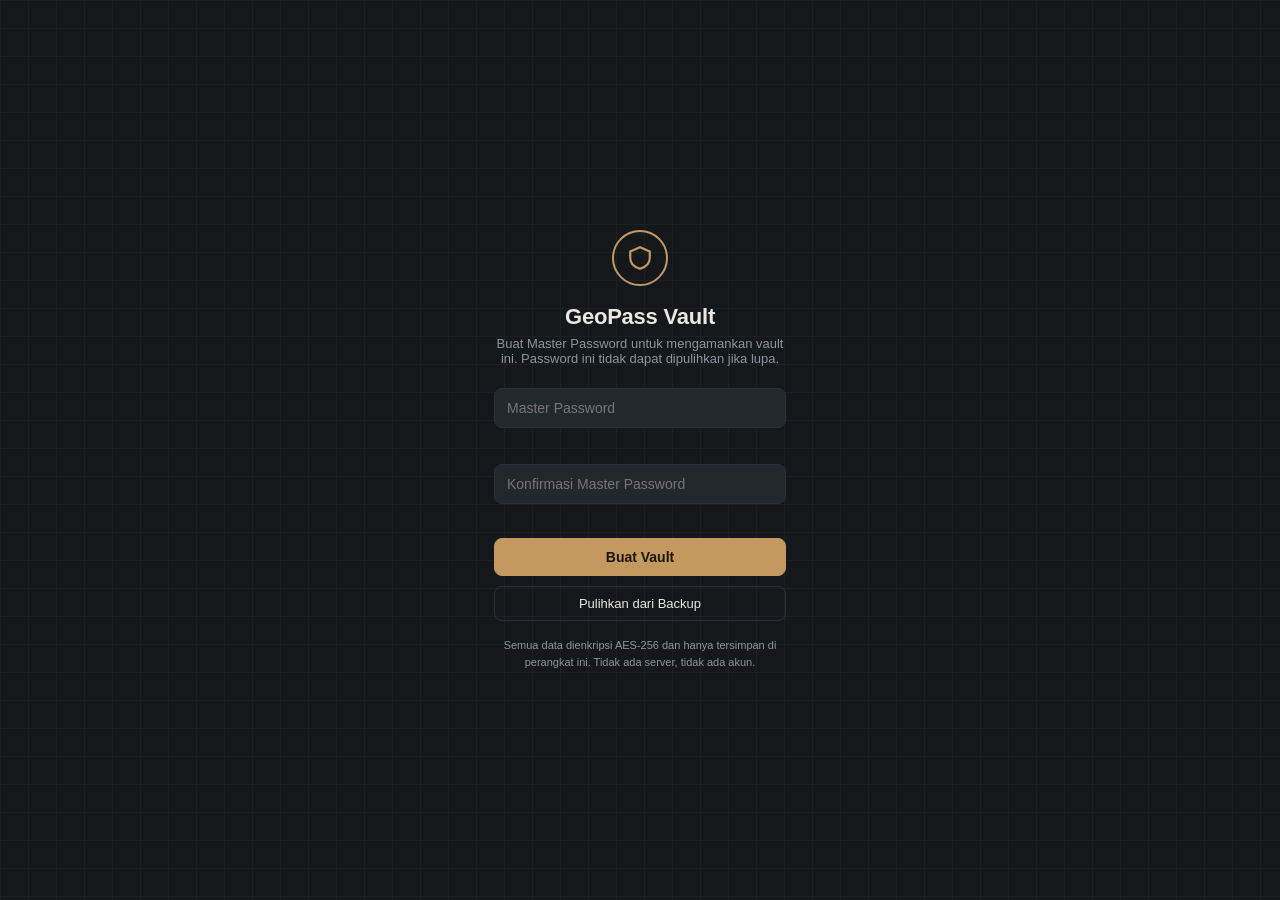
<file: index.html>
<!DOCTYPE html>
<html lang="id">
<head>
<meta charset="UTF-8">
<meta name="viewport" content="width=device-width, initial-scale=1, viewport-fit=cover, maximum-scale=1">
<title>GeoPass Vault</title>
<meta name="description" content="Personal offline password vault - AES-256 encrypted, no server, no account.">
<link rel="manifest" href="manifest.json">
<meta name="theme-color" content="#15181B">
<meta name="apple-mobile-web-app-capable" content="yes">
<meta name="apple-mobile-web-app-status-bar-style" content="black-translucent">
<meta name="apple-mobile-web-app-title" content="GeoPass">
<link rel="apple-touch-icon" href="icons/icon-192.png">
<link rel="icon" id="app-favicon" href="icons/icon-192.png">
<link rel="stylesheet" href="styles.css">
</head>
<body>
<div id="app" class="gpv dark">

  <!-- LOADING -->
  <div id="screen-loading" class="screen">
    <div class="center-col"><div class="muted" data-i18n="loading">Memuat...</div></div>
  </div>

  <!-- STEALTH CALCULATOR -->
  <div id="screen-stealth" class="screen hidden">
    <div class="calc-wrap">
      <div class="calc-label"><span style="display:flex;align-items:center;gap:8px;"><svg width="14" height="14" viewBox="0 0 24 24" fill="none" stroke="currentColor" stroke-width="2"><rect x="4" y="2" width="16" height="20" rx="2"/><line x1="8" y1="6" x2="16" y2="6"/><line x1="8" y1="10" x2="8" y2="10"/></svg> <span data-i18n="calculator_label">Kalkulator</span></span>
        <button id="calc-history-btn" class="icon-btn" style="margin-left:auto;color:var(--text-muted);"><svg width="16" height="16" viewBox="0 0 24 24" fill="none" stroke="currentColor" stroke-width="2"><circle cx="12" cy="12" r="10"/><polyline points="12 6 12 12 16 14"/></svg></button>
      </div>
      <div id="calc-expr" class="calc-expr"></div>
      <div id="calc-display" class="calc-display">0</div>
      <div class="calc-grid">
        <button class="calc-btn calc-span2" data-calc="C">C</button>
        <button class="calc-btn calc-span2" data-calc="DEL">⌫</button>
        <button class="calc-btn" data-calc="7">7</button><button class="calc-btn" data-calc="8">8</button><button class="calc-btn" data-calc="9">9</button><button class="calc-btn" data-calc="/">÷</button>
        <button class="calc-btn" data-calc="4">4</button><button class="calc-btn" data-calc="5">5</button><button class="calc-btn" data-calc="6">6</button><button class="calc-btn" data-calc="*">×</button>
        <button class="calc-btn" data-calc="1">1</button><button class="calc-btn" data-calc="2">2</button><button class="calc-btn" data-calc="3">3</button><button class="calc-btn" data-calc="-">−</button>
        <button class="calc-btn" data-calc="0">0</button><button class="calc-btn" data-calc=".">.</button><button class="calc-btn" data-calc="=">=</button><button class="calc-btn" data-calc="+">+</button>
      </div>
      <div id="calc-history-panel" class="calc-history-panel hidden">
        <div class="calc-history-head">
          <span class="display-title tiny-title" data-i18n="history_heading">Riwayat</span>
          <div style="display:flex;gap:12px;align-items:center;">
            <button id="calc-history-clear" class="link-btn" data-i18n="clear_history_btn">Hapus</button>
            <button id="calc-history-close" class="icon-btn"><svg width="16" height="16" viewBox="0 0 24 24" fill="none" stroke="currentColor" stroke-width="2"><line x1="18" y1="6" x2="6" y2="18"/><line x1="6" y1="6" x2="18" y2="18"/></svg></button>
          </div>
        </div>
        <div id="calc-history-list" class="calc-history-list gpv-scroll"></div>
      </div>
    </div>
  </div>

  <!-- SETUP -->
  <div id="screen-setup" class="screen hidden">
    <div class="vault-grid-bg"></div>
    <div class="center-col fade-in">
      <div class="badge-icon"><svg width="26" height="26" viewBox="0 0 24 24" fill="none" stroke="currentColor" stroke-width="2"><path d="M12 2 3 6v6c0 5 4 8.5 9 10 5-1.5 9-5 9-10V6z"/></svg></div>
      <div class="display-title" data-i18n="app_name">GeoPass Vault</div>
      <div class="muted small" style="margin:6px 0 22px;" data-i18n="setup_subtitle">Buat Master Password untuk mengamankan vault ini. Password ini tidak dapat dipulihkan jika lupa.</div>
      <input id="setup-pw" class="input" type="password" placeholder="Master Password" data-i18n-placeholder="master_password_placeholder" autocomplete="new-password">
      <div id="setup-strength" class="strength"></div>
      <input id="setup-confirm" class="input" type="password" placeholder="Konfirmasi Master Password" data-i18n-placeholder="confirm_master_password_placeholder" autocomplete="new-password" style="margin-top:12px;">
      <div id="setup-err" class="err"></div>
      <button id="setup-submit" class="btn btn-primary full" data-i18n="create_vault_btn">Buat Vault</button>
      <button id="setup-import-btn" class="btn full ghost" data-i18n="restore_backup_btn">Pulihkan dari Backup</button>
      <input id="setup-import-file" type="file" accept=".gpvault,application/json" class="hidden">
      <div class="muted tiny" style="margin-top:16px;" data-i18n="setup_footer_note">Semua data dienkripsi AES-256 dan hanya tersimpan di perangkat ini. Tidak ada server, tidak ada akun.</div>
    </div>
  </div>

  <!-- LOCKED -->
  <div id="screen-locked" class="screen hidden">
    <div class="vault-grid-bg"></div>
    <svg class="dial" width="150" height="150" viewBox="0 0 150 150"></svg>
    <div class="center-col fade-in" style="margin-top:90px;">
      <div class="badge-icon accent-bg"><svg width="26" height="26" viewBox="0 0 24 24" fill="none" stroke="currentColor" stroke-width="2"><rect x="4" y="10" width="16" height="10" rx="2"/><path d="M8 10V7a4 4 0 0 1 8 0v3"/></svg></div>
      <div class="display-title" style="font-size:20px;" data-i18n="vault_locked_title">Vault Terkunci</div>
      <div class="muted small" style="margin:4px 0 20px;" data-i18n="vault_locked_subtitle">Masukkan Master Password untuk membuka</div>
      <input id="lock-pw" class="input center" type="password" placeholder="Master Password" data-i18n-placeholder="master_password_placeholder" autocomplete="current-password">
      <div id="lock-err" class="err"></div>
      <button id="lock-submit" class="btn btn-primary full" style="margin-top:14px;" data-i18n="unlock_vault_btn">Buka Vault</button>
      <button id="lock-import-btn" class="btn full ghost" data-i18n="restore_backup_btn">Pulihkan dari Backup</button>
      <input id="lock-import-file" type="file" accept=".gpvault,application/json" class="hidden">
      <div class="muted tiny" style="margin-top:16px;" data-i18n="lock_footer_note">Tidak ada pemulihan password &mdash; jaga baik-baik.</div>
    </div>
  </div>

  <!-- UNLOCKED -->
  <div id="screen-unlocked" class="screen hidden">
    <div class="layout">
      <div id="sidebar-backdrop" class="sidebar-backdrop hidden"></div>
      <div id="sidebar" class="sidebar hidden">
        <div class="sb-brand"><svg width="16" height="16" viewBox="0 0 24 24" fill="none" stroke="currentColor" stroke-width="2"><path d="M12 2 3 6v6c0 5 4 8.5 9 10 5-1.5 9-5 9-10V6z"/></svg><span class="display-title tiny-title" data-i18n="app_name">GeoPass Vault</span><button id="sidebar-close-btn" class="icon-btn sb-close"><svg width="16" height="16" viewBox="0 0 24 24" fill="none" stroke="currentColor" stroke-width="2"><line x1="18" y1="6" x2="6" y2="18"/><line x1="6" y1="6" x2="18" y2="18"/></svg></button></div>
        <div class="sb-section" id="sb-quick"></div>
        <div class="sb-heading" data-i18n="category_heading">Kategori</div>
        <div class="sb-section" id="sb-categories"></div>
        <div class="sb-heading hidden" id="sb-tags-heading" data-i18n="tag_heading">Tag</div>
        <div class="sb-tags" id="sb-tags"></div>
        <div class="sb-footer">
          <button class="sb-btn" id="sb-settings-btn"><svg width="14" height="14" viewBox="0 0 24 24" fill="none" stroke="currentColor" stroke-width="2"><circle cx="12" cy="12" r="3"/><path d="M19.4 15a1.65 1.65 0 0 0 .33 1.82l.06.06a2 2 0 1 1-2.83 2.83l-.06-.06a1.65 1.65 0 0 0-1.82-.33 1.65 1.65 0 0 0-1 1.51V21a2 2 0 0 1-4 0v-.09A1.65 1.65 0 0 0 9 19.4a1.65 1.65 0 0 0-1.82.33l-.06.06a2 2 0 1 1-2.83-2.83l.06-.06a1.65 1.65 0 0 0 .33-1.82 1.65 1.65 0 0 0-1.51-1H3a2 2 0 0 1 0-4h.09A1.65 1.65 0 0 0 4.6 9a1.65 1.65 0 0 0-.33-1.82l-.06-.06a2 2 0 1 1 2.83-2.83l.06.06a1.65 1.65 0 0 0 1.82.33H9a1.65 1.65 0 0 0 1-1.51V3a2 2 0 0 1 4 0v.09a1.65 1.65 0 0 0 1 1.51 1.65 1.65 0 0 0 1.82-.33l.06-.06a2 2 0 1 1 2.83 2.83l-.06.06a1.65 1.65 0 0 0-.33 1.82V9a1.65 1.65 0 0 0 1.51 1H21a2 2 0 0 1 0 4h-.09a1.65 1.65 0 0 0-1.51 1z"/></svg> <span data-i18n="settings_menu">Pengaturan</span></button>
          <button class="sb-btn danger" id="sb-lock-btn"><svg width="14" height="14" viewBox="0 0 24 24" fill="none" stroke="currentColor" stroke-width="2"><rect x="4" y="10" width="16" height="10" rx="2"/><path d="M8 10V7a4 4 0 0 1 8 0v3"/></svg> <span data-i18n="lock_now">Kunci Sekarang</span></button>
        </div>
      </div>
      <div class="main">
        <div class="topbar">
          <button id="menu-btn" class="icon-btn"><svg width="17" height="17" viewBox="0 0 24 24" fill="none" stroke="currentColor" stroke-width="2"><line x1="3" y1="6" x2="21" y2="6"/><line x1="3" y1="12" x2="21" y2="12"/><line x1="3" y1="18" x2="21" y2="18"/></svg></button>
          <div class="search-wrap">
            <svg class="search-icon" width="14" height="14" viewBox="0 0 24 24" fill="none" stroke="currentColor" stroke-width="2"><circle cx="11" cy="11" r="8"/><line x1="21" y1="21" x2="16.65" y2="16.65"/></svg>
            <input id="search-input" class="input search" placeholder="Cari judul, username, email, tag..." data-i18n-placeholder="search_placeholder">
          </div>
          <button id="add-btn" class="btn btn-primary nowrap"><svg width="15" height="15" viewBox="0 0 24 24" fill="none" stroke="currentColor" stroke-width="2"><line x1="12" y1="5" x2="12" y2="19"/><line x1="5" y1="12" x2="19" y2="12"/></svg> <span data-i18n="add_btn">Tambah</span></button>
        </div>
        <div id="entry-list" class="entry-list"></div>
      </div>
    </div>
  </div>

  <!-- ENTRY DETAIL MODAL -->
  <div id="modal-detail" class="modal-backdrop hidden">
    <div class="modal fade-in" id="detail-content"></div>
  </div>

  <!-- ENTRY FORM MODAL -->
  <div id="modal-form" class="modal-backdrop hidden">
    <div class="modal fade-in">
      <div class="modal-head">
        <div class="display-title small-title" id="form-title">Tambah Data</div>
        <button class="icon-btn" id="form-close"><svg width="18" height="18" viewBox="0 0 24 24" fill="none" stroke="currentColor" stroke-width="2"><line x1="18" y1="6" x2="6" y2="18"/><line x1="6" y1="6" x2="18" y2="18"/></svg></button>
      </div>
      <div class="modal-body">
        <div class="field">
          <div class="field-label" data-i18n="title_label">Judul *</div>
          <input id="form-titlefield" class="input" placeholder="mis. GitHub Kerja" data-i18n-placeholder="title_placeholder">
        </div>
        <div class="field">
          <div class="field-label" data-i18n="category_label">Kategori</div>
          <select id="form-category" class="input"></select>
        </div>
        <div id="form-fields-container"></div>
        <div class="field" id="add-field-wrap">
          <button id="add-field-btn" class="btn" style="width:100%;font-size:13px;" data-i18n="add_field_btn">+ Tambah Field</button>
          <div id="add-field-menu" class="generator hidden"></div>
        </div>
        <div class="field">
          <div class="field-label" data-i18n="tag_heading">Tag</div>
          <div id="form-tags-chips" class="chips"></div>
          <input id="form-tag-input" class="input" placeholder="Tambah tag lalu Enter" data-i18n-placeholder="tag_input_placeholder" style="margin-top:8px;">
          <div id="form-tag-suggest" class="chips" style="margin-top:8px;"></div>
        </div>
        <label class="checkbox-row"><input type="checkbox" id="form-favorite"> <span data-i18n="mark_favorite_label">Tandai sebagai favorit</span></label>
      </div>
      <div class="modal-foot">
        <button class="btn full" id="form-cancel" data-i18n="cancel_btn">Batal</button>
        <button class="btn btn-primary full" id="form-save" data-i18n="save_btn">Simpan</button>
      </div>
    </div>
  </div>

  <!-- SETTINGS MODAL -->
  <div id="modal-settings" class="modal-backdrop hidden">
    <div class="modal fade-in" id="settings-content"></div>
  </div>

  <!-- PANIC RESET MODAL -->
  <div id="modal-panic" class="modal-backdrop hidden">
    <div class="modal fade-in" id="panic-content"></div>
  </div>

  <div id="toast" class="toast hidden"></div>
</div>

<script src="app.js"></script>
</body>
</html>
</file>
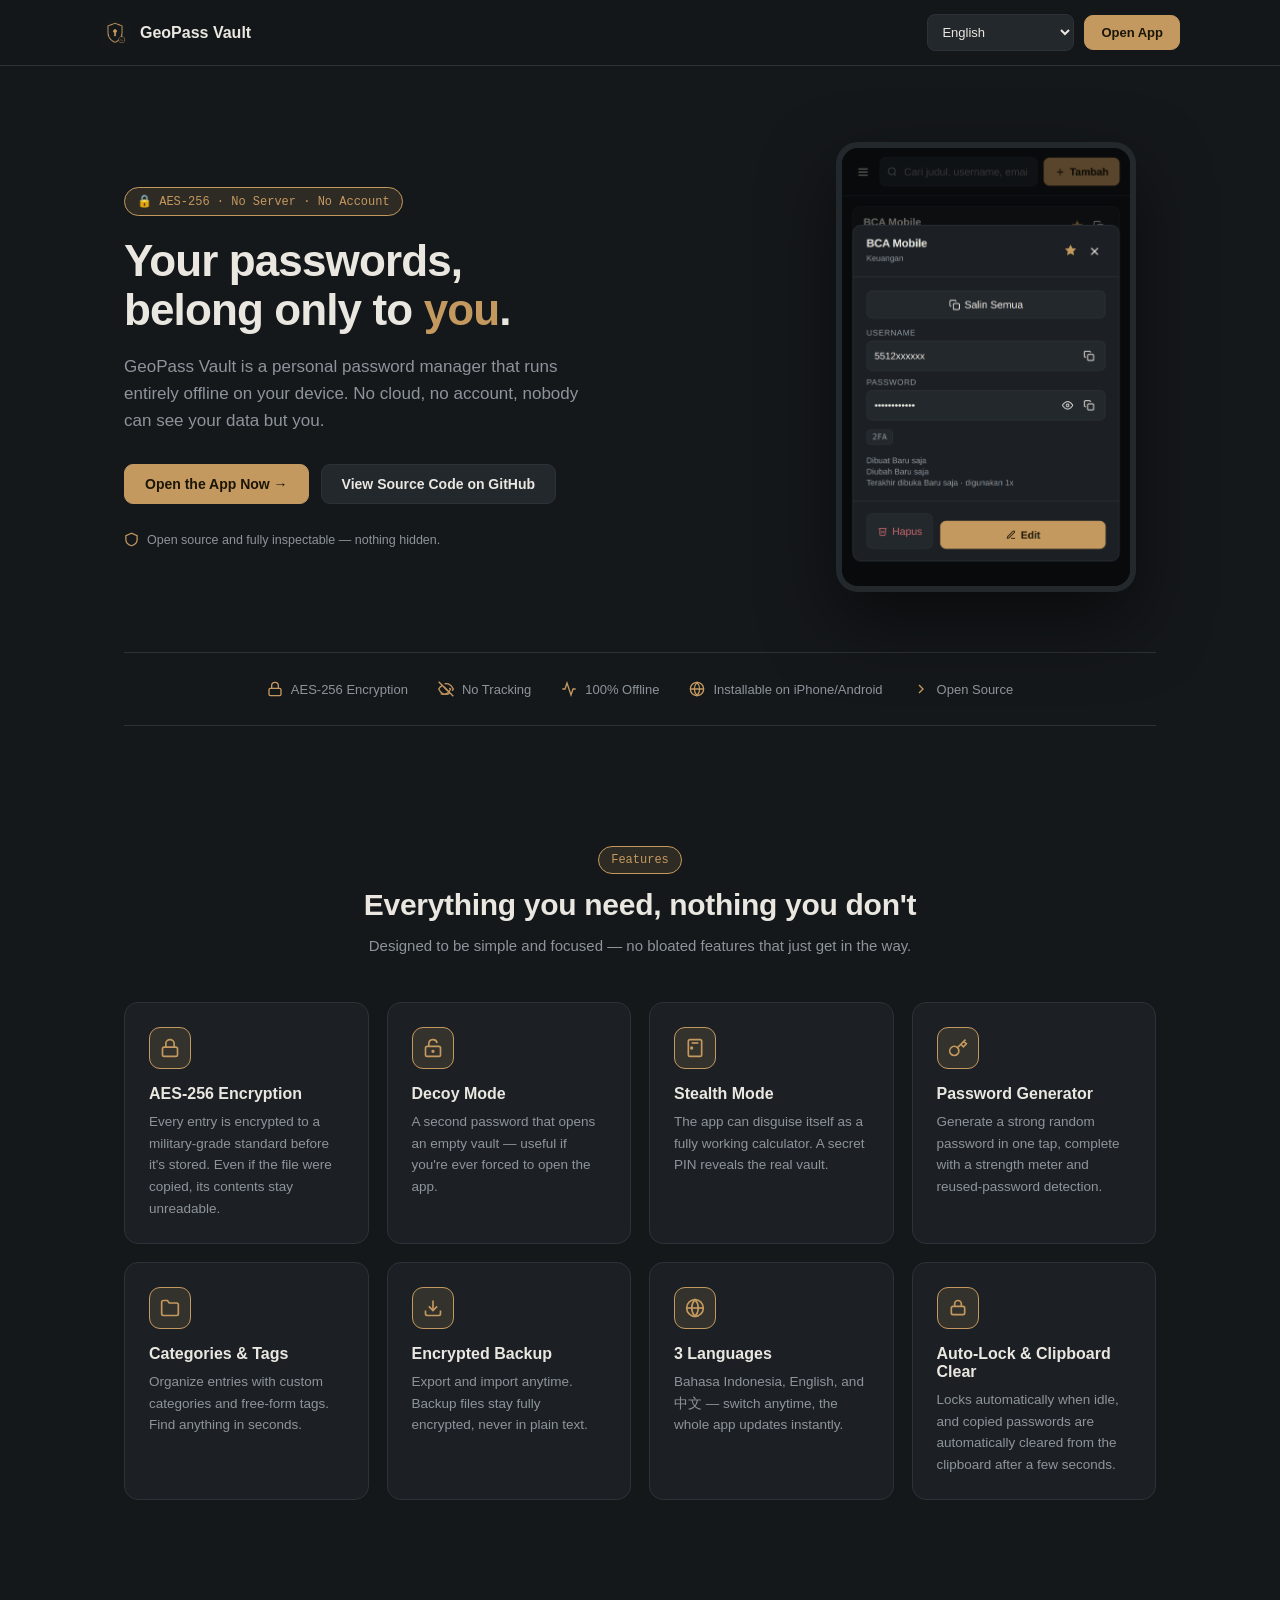
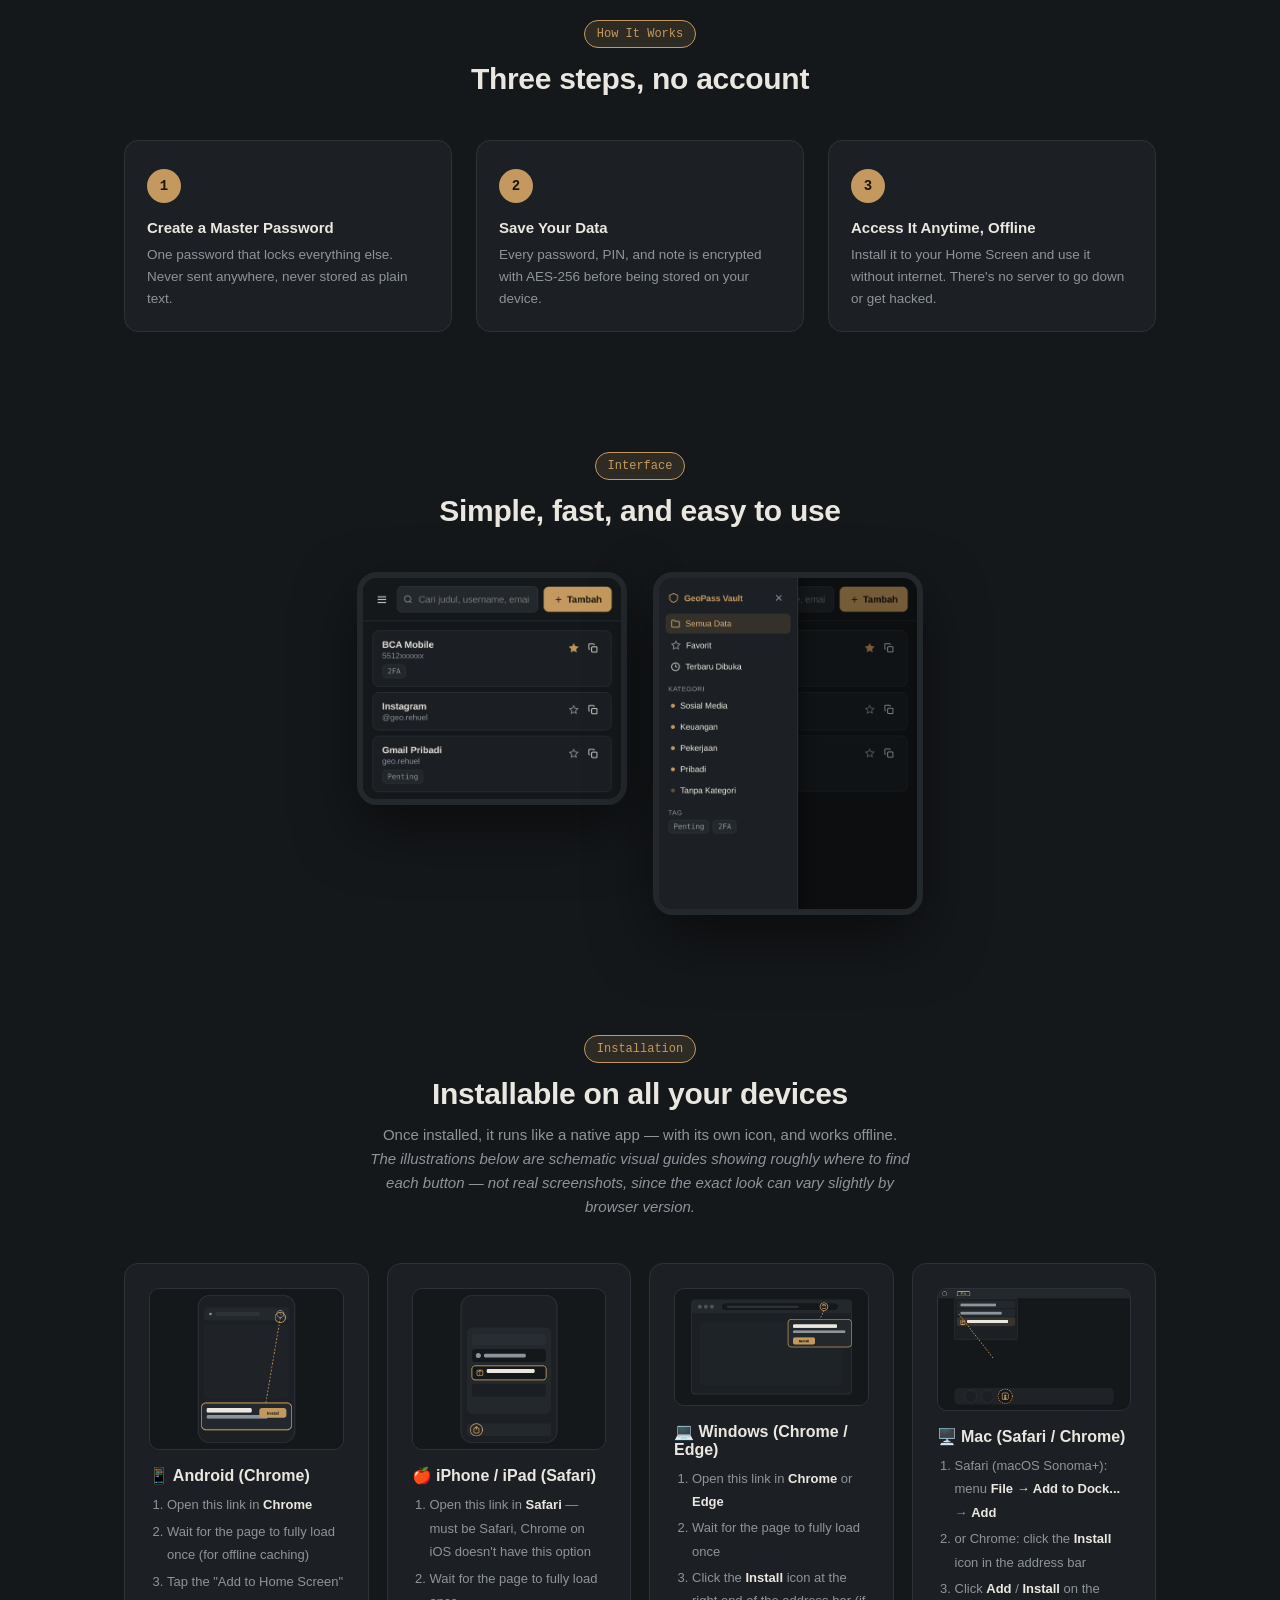
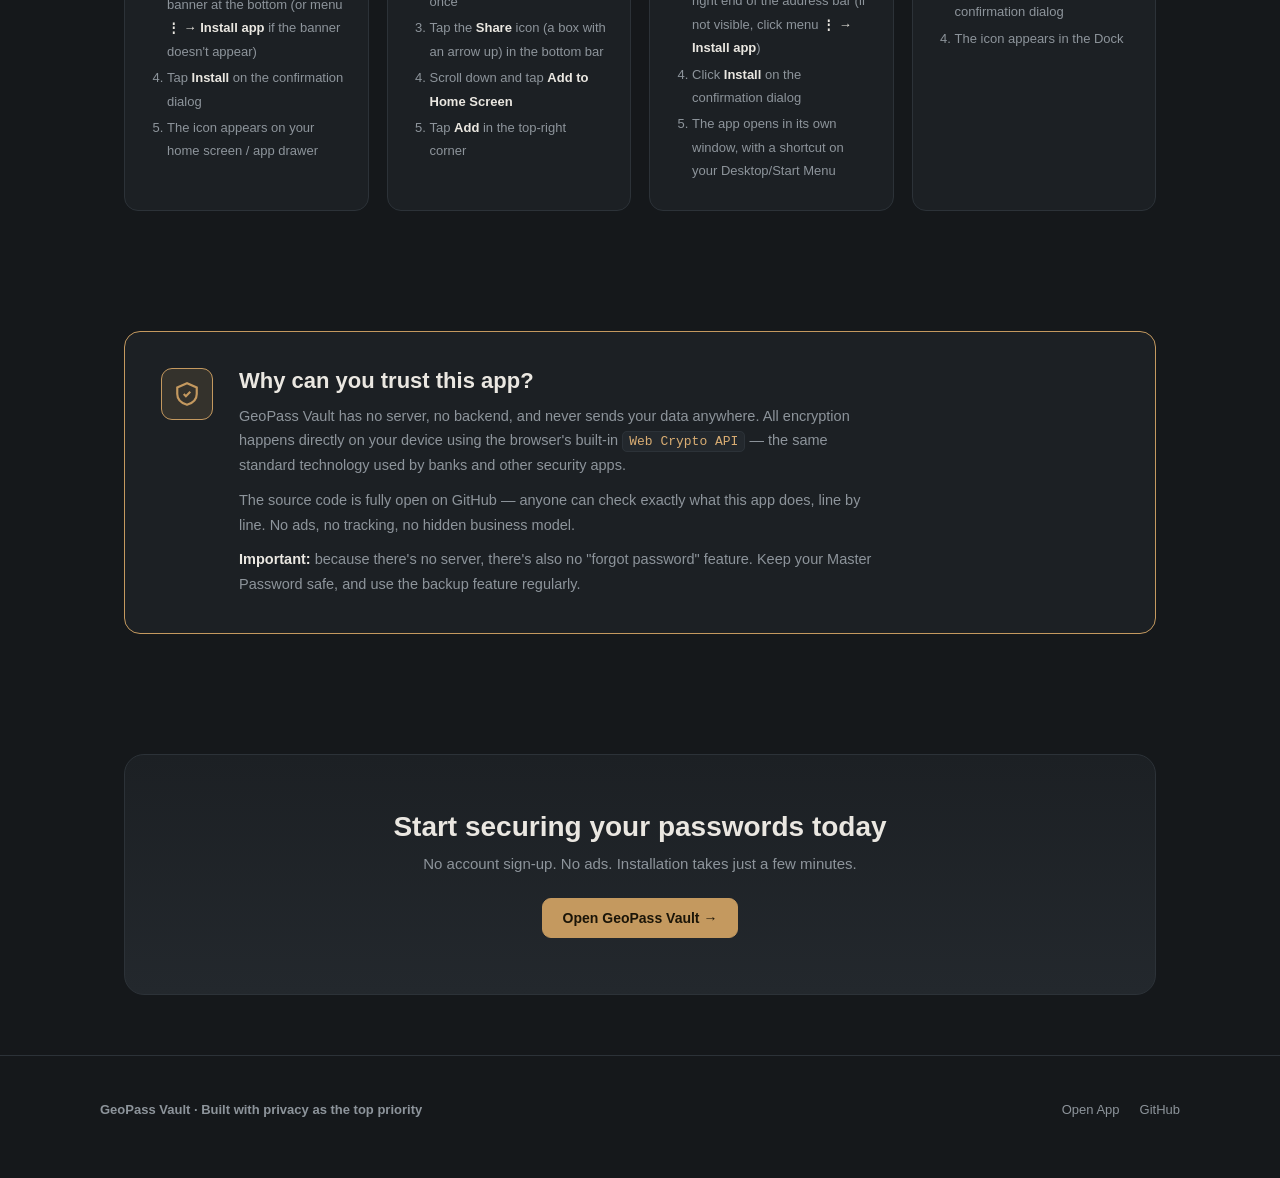
<file: landing.html>
<!DOCTYPE html>
<html lang="id">
<head>
<meta charset="UTF-8">
<meta name="viewport" content="width=device-width, initial-scale=1">
<title data-i18n="page_title">GeoPass Vault — Password Manager Pribadi, Offline &amp; Terenkripsi</title>
<meta name="description" id="meta-desc" content="Vault password pribadi yang sepenuhnya offline. AES-256, tanpa server, tanpa akun. Data Anda hanya ada di perangkat Anda.">
<link rel="icon" href="icons/icon-192.png">
<style>
:root{
  --bg:#15181B; --surface:#1C2024; --surface2:#23282D; --border:#2C3238;
  --text:#EAE7E1; --text-muted:#8D949B; --accent:#C4995F; --accent-soft:rgba(196,153,95,0.14);
  --accent-strong:#D9AD73; --success:#74A98B;
  --font-display: -apple-system, BlinkMacSystemFont, 'Segoe UI', Roboto, sans-serif;
  --font-body: -apple-system, BlinkMacSystemFont, 'Segoe UI', Roboto, sans-serif;
  --font-mono: ui-monospace, 'SF Mono', 'Menlo', 'Consolas', monospace;
}
*{box-sizing:border-box;}
html,body{margin:0;padding:0;background:var(--bg);color:var(--text);font-family:var(--font-body);}
body{overflow-x:hidden;}
a{color:inherit;}
.wrap{max-width:1080px;margin:0 auto;padding:0 24px;}
.vault-grid-bg{position:fixed;inset:0;z-index:-1;opacity:0.28;background-image:linear-gradient(var(--border) 1px,transparent 1px),linear-gradient(90deg,var(--border) 1px,transparent 1px);background-size:32px 32px;}

/* Header */
header{position:sticky;top:0;z-index:20;background:rgba(21,24,27,0.85);backdrop-filter:blur(8px);border-bottom:1px solid var(--border);}
.header-inner{display:flex;align-items:center;justify-content:space-between;padding:14px 0;}
.brand{display:flex;align-items:center;gap:10px;font-family:var(--font-display);font-weight:700;font-size:16px;}
.brand img{width:30px;height:30px;border-radius:8px;}
.btn{display:inline-flex;align-items:center;gap:8px;border:1px solid var(--border);background:var(--surface2);color:var(--text);padding:11px 20px;border-radius:9px;font-size:14px;font-weight:600;cursor:pointer;text-decoration:none;transition:all .15s ease;}
.btn:hover{border-color:var(--accent);color:var(--accent-strong);}
.btn-primary{background:var(--accent);border-color:var(--accent);color:#1B1508;}
.btn-primary:hover{background:var(--accent-strong);border-color:var(--accent-strong);color:#1B1508;}
.btn-sm{padding:9px 16px;font-size:13px;}

/* Hero */
.hero{padding:76px 0 40px;display:flex;align-items:center;gap:56px;flex-wrap:wrap;}
.hero-copy{flex:1 1 420px;min-width:300px;}
.eyebrow{display:inline-flex;align-items:center;gap:8px;font-size:12px;color:var(--accent);background:var(--accent-soft);border:1px solid var(--accent);padding:6px 12px;border-radius:20px;font-family:var(--font-mono);margin-bottom:20px;}
h1{font-family:var(--font-display);font-size:44px;line-height:1.12;margin:0 0 18px;letter-spacing:-0.02em;}
h1 span{color:var(--accent);}
.hero-sub{font-size:17px;color:var(--text-muted);line-height:1.6;margin:0 0 30px;max-width:480px;}
.hero-ctas{display:flex;gap:12px;flex-wrap:wrap;margin-bottom:28px;}
.hero-note{font-size:12.5px;color:var(--text-muted);display:flex;align-items:center;gap:8px;}
.hero-note svg{flex-shrink:0;color:var(--accent);}
.hero-shot{flex:1 1 300px;min-width:260px;max-width:340px;display:flex;justify-content:center;}
.hero-shot img{width:100%;max-width:300px;border-radius:22px;border:6px solid var(--surface2);box-shadow:0 30px 70px rgba(0,0,0,0.55);}

/* Trust bar */
.trust-bar{display:flex;flex-wrap:wrap;gap:14px 30px;justify-content:center;padding:28px 0;border-top:1px solid var(--border);border-bottom:1px solid var(--border);margin:20px 0 60px;color:var(--text-muted);font-size:13px;}
.trust-item{display:flex;align-items:center;gap:8px;}
.trust-item svg{color:var(--accent);}

/* Section heading */
.section-head{text-align:center;max-width:560px;margin:0 auto 44px;}
.section-head .eyebrow{margin-bottom:14px;}
.section-head h2{font-family:var(--font-display);font-size:30px;margin:0 0 12px;letter-spacing:-0.01em;}
.section-head p{color:var(--text-muted);font-size:15px;line-height:1.6;margin:0;}
section{padding:60px 0;}

/* Feature grid */
.feature-grid{display:grid;grid-template-columns:repeat(auto-fit,minmax(230px,1fr));gap:18px;}
.feature-card{background:var(--surface);border:1px solid var(--border);border-radius:14px;padding:24px;transition:border-color .15s ease;}
.feature-card:hover{border-color:var(--accent);}
.feature-icon{width:42px;height:42px;border-radius:11px;background:var(--accent-soft);border:1px solid var(--accent);display:flex;align-items:center;justify-content:center;color:var(--accent);margin-bottom:16px;}
.feature-card h3{font-family:var(--font-display);font-size:16px;margin:0 0 8px;}
.feature-card p{color:var(--text-muted);font-size:13.5px;line-height:1.6;margin:0;}
.install-steps{margin:0;padding-left:18px;color:var(--text-muted);font-size:13px;line-height:1.8;}
.install-steps li{margin-bottom:3px;}
.install-steps strong{color:var(--text);font-weight:600;}
.install-illustration-note{font-size:12px;color:var(--text-muted);margin-top:14px;font-style:italic;max-width:600px;margin-left:auto;margin-right:auto;}
.install-illustration{width:100%;border-radius:10px;border:1px solid var(--border);margin-bottom:16px;display:block;}
.install-card{display:flex;flex-direction:column;}

/* How it works */
.steps{display:flex;gap:24px;flex-wrap:wrap;counter-reset:step;}
.step{flex:1 1 240px;position:relative;padding:28px 22px 22px;background:var(--surface);border:1px solid var(--border);border-radius:14px;}
.step-num{width:34px;height:34px;border-radius:50%;background:var(--accent);color:#1B1508;font-weight:700;font-family:var(--font-mono);display:flex;align-items:center;justify-content:center;margin-bottom:16px;font-size:14px;}
.step h3{font-family:var(--font-display);font-size:15px;margin:0 0 8px;}
.step p{color:var(--text-muted);font-size:13.5px;line-height:1.6;margin:0;}

/* Showcase */
.showcase{display:flex;gap:26px;justify-content:center;flex-wrap:wrap;align-items:flex-start;}
.showcase img{width:270px;border-radius:20px;border:6px solid var(--surface2);box-shadow:0 24px 60px rgba(0,0,0,0.5);}

/* Security callout */
.security-box{background:var(--surface);border:1px solid var(--accent);border-radius:16px;padding:36px;display:flex;gap:26px;align-items:flex-start;flex-wrap:wrap;}
.security-box .feature-icon{flex-shrink:0;width:52px;height:52px;}
.security-box h2{font-family:var(--font-display);font-size:22px;margin:0 0 10px;}
.security-box p{color:var(--text-muted);font-size:14.5px;line-height:1.7;margin:0 0 10px;max-width:640px;}
.security-box code{background:var(--surface2);border:1px solid var(--border);padding:2px 6px;border-radius:5px;font-family:var(--font-mono);font-size:13px;color:var(--accent-strong);}

/* CTA band */
.cta-band{text-align:center;background:linear-gradient(180deg,var(--surface),var(--surface2));border:1px solid var(--border);border-radius:20px;padding:56px 24px;}
.cta-band h2{font-family:var(--font-display);font-size:28px;margin:0 0 12px;}
.cta-band p{color:var(--text-muted);margin:0 0 26px;font-size:15px;}

/* Footer */
footer{border-top:1px solid var(--border);padding:32px 0 48px;color:var(--text-muted);font-size:13px;display:flex;justify-content:space-between;align-items:center;gap:16px;flex-wrap:wrap;}
footer .brand{font-size:13px;color:var(--text-muted);}
footer a{text-decoration:none;color:var(--text-muted);}
footer a:hover{color:var(--accent);}
.footer-links{display:flex;gap:20px;flex-wrap:wrap;}
.lang-switch{background:var(--surface2);border:1px solid var(--border);color:var(--text);border-radius:8px;padding:9px 10px;font-size:13px;font-family:var(--font-body);cursor:pointer;}
.lang-switch:hover{border-color:var(--accent);}
.header-actions{display:flex;align-items:center;gap:10px;}

@media (max-width:640px){
  h1{font-size:32px;}
  .hero{padding:48px 0 28px;flex-direction:column;}
  .section-head h2{font-size:24px;}
  .security-box{padding:24px;}
}
</style>
</head>
<body>
<div class="vault-grid-bg"></div>

<header>
  <div class="wrap header-inner">
    <div class="brand"><img src="icons/icon-192.png" alt="GeoPass Vault"> GeoPass Vault</div>
    <div class="header-actions">
      <select id="lang-switch" class="lang-switch" aria-label="Language">
        <option value="id">Bahasa Indonesia</option>
        <option value="en">English</option>
        <option value="zh">中文</option>
      </select>
      <a class="btn btn-primary btn-sm" href="index.html" data-i18n="nav_open_app">Buka Aplikasi</a>
    </div>
  </div>
</header>

<div class="wrap">

  <section class="hero" style="padding-top:76px;">
    <div class="hero-copy">
      <div class="eyebrow" data-i18n="hero_eyebrow">🔒 AES-256 · Tanpa Server · Tanpa Akun</div>
      <h1 data-i18n="hero_title">Password Anda,<br>hanya milik <span>Anda</span>.</h1>
      <p class="hero-sub" data-i18n="hero_sub">GeoPass Vault adalah pengelola password pribadi yang berjalan sepenuhnya offline di perangkat Anda. Tidak ada cloud, tidak ada akun, tidak ada yang bisa melihat data Anda selain Anda sendiri.</p>
      <div class="hero-ctas">
        <a class="btn btn-primary" href="index.html" data-i18n="hero_cta_primary">Buka Aplikasi Sekarang →</a>
        <a class="btn" href="https://github.com/Georehuel/geopass-vault" target="_blank" rel="noopener" data-i18n="hero_cta_secondary">Lihat Source Code di GitHub</a>
      </div>
      <div class="hero-note">
        <svg width="15" height="15" viewBox="0 0 24 24" fill="none" stroke="currentColor" stroke-width="2"><path d="M12 2 3 6v6c0 5 4 8.5 9 10 5-1.5 9-5 9-10V6z"/></svg>
        <span data-i18n="hero_note">Open source dan bisa diperiksa sendiri kodenya — tidak ada yang disembunyikan.</span>
      </div>
    </div>
    <div class="hero-shot"><img src="landing-assets/crop-detail.png" alt="Tampilan detail data di GeoPass Vault" data-i18n-alt="alt_detail"></div>
  </section>

  <div class="trust-bar">
    <div class="trust-item"><svg width="16" height="16" viewBox="0 0 24 24" fill="none" stroke="currentColor" stroke-width="2"><rect x="3" y="11" width="18" height="11" rx="2"/><path d="M7 11V7a5 5 0 0 1 10 0v4"/></svg> <span data-i18n="trust_1">Enkripsi AES-256</span></div>
    <div class="trust-item"><svg width="16" height="16" viewBox="0 0 24 24" fill="none" stroke="currentColor" stroke-width="2"><line x1="1" y1="1" x2="23" y2="23"/><path d="M16.72 11.06A10.94 10.94 0 0 1 19 12s-4 8-11 8a9.74 9.74 0 0 1-4-.94"/><path d="M9.9 4.24A9.12 9.12 0 0 1 12 4c7 0 11 8 11 8a13.16 13.16 0 0 1-1.67 2.68"/><path d="M6.61 6.61A13.526 13.526 0 0 0 1 12s4 8 11 8a9.74 9.74 0 0 0 5.39-1.61"/><line x1="9" y1="9" x2="15" y2="15"/></svg> <span data-i18n="trust_2">Tanpa Pelacakan</span></div>
    <div class="trust-item"><svg width="16" height="16" viewBox="0 0 24 24" fill="none" stroke="currentColor" stroke-width="2"><path d="M22 12h-4l-3 9L9 3l-3 9H2"/></svg> <span data-i18n="trust_3">100% Offline</span></div>
    <div class="trust-item"><svg width="16" height="16" viewBox="0 0 24 24" fill="none" stroke="currentColor" stroke-width="2"><circle cx="12" cy="12" r="10"/><path d="M2 12h20M12 2a15.3 15.3 0 0 1 4 10 15.3 15.3 0 0 1-4 10 15.3 15.3 0 0 1-4-10 15.3 15.3 0 0 1 4-10z"/></svg> <span data-i18n="trust_4">Bisa Diinstal di iPhone/Android</span></div>
    <div class="trust-item"><svg width="16" height="16" viewBox="0 0 24 24" fill="none" stroke="currentColor" stroke-width="2"><path d="M9 18l6-6-6-6"/></svg> <span data-i18n="trust_5">Open Source</span></div>
  </div>

  <section id="fitur">
    <div class="section-head">
      <div class="eyebrow" data-i18n="fitur_eyebrow">Fitur</div>
      <h2 data-i18n="fitur_title">Semua yang Anda butuhkan, tidak lebih</h2>
      <p data-i18n="fitur_sub">Dirancang sederhana dan fokus — tanpa fitur berlebihan yang justru bikin ribet.</p>
    </div>
    <div class="feature-grid">
      <div class="feature-card">
        <div class="feature-icon"><svg width="20" height="20" viewBox="0 0 24 24" fill="none" stroke="currentColor" stroke-width="2"><rect x="3" y="11" width="18" height="11" rx="2"/><path d="M7 11V7a5 5 0 0 1 10 0v4"/></svg></div>
        <h3 data-i18n="feat1_title">Enkripsi AES-256</h3>
        <p data-i18n="feat1_desc">Setiap data dienkripsi dengan standar militer sebelum tersimpan. Bahkan jika file disalin, isinya tetap tidak terbaca.</p>
      </div>
      <div class="feature-card">
        <div class="feature-icon"><svg width="20" height="20" viewBox="0 0 24 24" fill="none" stroke="currentColor" stroke-width="2"><circle cx="12" cy="16" r="1"/><rect x="3" y="10" width="18" height="12" rx="2"/><path d="M7 10V7a5 5 0 0 1 9.9-1"/></svg></div>
        <h3 data-i18n="feat2_title">Mode Decoy</h3>
        <p data-i18n="feat2_desc">Punya password kedua yang membuka vault kosong — berguna jika Anda pernah dipaksa membuka aplikasi.</p>
      </div>
      <div class="feature-card">
        <div class="feature-icon"><svg width="20" height="20" viewBox="0 0 24 24" fill="none" stroke="currentColor" stroke-width="2"><rect x="4" y="2" width="16" height="20" rx="2"/><line x1="8" y1="6" x2="16" y2="6"/><circle cx="8" cy="12" r="1"/></svg></div>
        <h3 data-i18n="feat3_title">Mode Stealth</h3>
        <p data-i18n="feat3_desc">Aplikasi bisa menyamar jadi kalkulator biasa yang benar-benar berfungsi. PIN rahasia membuka vault sungguhan.</p>
      </div>
      <div class="feature-card">
        <div class="feature-icon"><svg width="20" height="20" viewBox="0 0 24 24" fill="none" stroke="currentColor" stroke-width="2"><path d="M21 2l-2 2m-7.61 7.61a5.5 5.5 0 1 1-7.778 7.778 5.5 5.5 0 0 1 7.777-7.777zm0 0L15.5 7.5m0 0l3 3L22 7l-3-3m-3.5 3.5L19 4"/></svg></div>
        <h3 data-i18n="feat4_title">Generator Password</h3>
        <p data-i18n="feat4_desc">Buat password acak yang kuat sekali tap, lengkap dengan indikator kekuatan dan deteksi password yang dipakai berulang.</p>
      </div>
      <div class="feature-card">
        <div class="feature-icon"><svg width="20" height="20" viewBox="0 0 24 24" fill="none" stroke="currentColor" stroke-width="2"><path d="M22 19a2 2 0 0 1-2 2H4a2 2 0 0 1-2-2V5a2 2 0 0 1 2-2h5l2 3h9a2 2 0 0 1 2 2z"/></svg></div>
        <h3 data-i18n="feat5_title">Kategori &amp; Tag</h3>
        <p data-i18n="feat5_desc">Atur data dengan kategori custom dan tag bebas. Cari apapun dalam hitungan detik.</p>
      </div>
      <div class="feature-card">
        <div class="feature-icon"><svg width="20" height="20" viewBox="0 0 24 24" fill="none" stroke="currentColor" stroke-width="2"><path d="M21 15v4a2 2 0 0 1-2 2H5a2 2 0 0 1-2-2v-4"/><polyline points="7 10 12 15 17 10"/><line x1="12" y1="15" x2="12" y2="3"/></svg></div>
        <h3 data-i18n="feat6_title">Backup Terenkripsi</h3>
        <p data-i18n="feat6_desc">Export dan import kapan saja. File backup tetap terenkripsi penuh, tidak pernah dalam bentuk teks biasa.</p>
      </div>
      <div class="feature-card">
        <div class="feature-icon"><svg width="20" height="20" viewBox="0 0 24 24" fill="none" stroke="currentColor" stroke-width="2"><circle cx="12" cy="12" r="10"/><line x1="2" y1="12" x2="22" y2="12"/><path d="M12 2a15.3 15.3 0 0 1 4 10 15.3 15.3 0 0 1-4 10 15.3 15.3 0 0 1-4-10 15.3 15.3 0 0 1 4-10z"/></svg></div>
        <h3 data-i18n="feat7_title">3 Bahasa</h3>
        <p data-i18n="feat7_desc">Bahasa Indonesia, English, dan 中文 — ganti kapan saja, seluruh aplikasi ikut berubah.</p>
      </div>
      <div class="feature-card">
        <div class="feature-icon"><svg width="20" height="20" viewBox="0 0 24 24" fill="none" stroke="currentColor" stroke-width="2"><rect x="4" y="10" width="16" height="10" rx="2"/><path d="M8 10V7a4 4 0 0 1 8 0v3"/></svg></div>
        <h3 data-i18n="feat8_title">Auto-Lock &amp; Clipboard Clear</h3>
        <p data-i18n="feat8_desc">Terkunci otomatis saat idle, dan salinan password otomatis terhapus dari clipboard setelah beberapa detik.</p>
      </div>
    </div>
  </section>

  <section id="cara-kerja">
    <div class="section-head">
      <div class="eyebrow" data-i18n="carakerja_eyebrow">Cara Kerja</div>
      <h2 data-i18n="carakerja_title">Tiga langkah, tanpa akun</h2>
    </div>
    <div class="steps">
      <div class="step"><div class="step-num">1</div><h3 data-i18n="step1_title">Buat Master Password</h3><p data-i18n="step1_desc">Satu password yang mengunci semuanya. Tidak dikirim kemana pun, tidak tersimpan dalam bentuk teks biasa.</p></div>
      <div class="step"><div class="step-num">2</div><h3 data-i18n="step2_title">Simpan Data Anda</h3><p data-i18n="step2_desc">Setiap password, PIN, dan catatan langsung dienkripsi AES-256 sebelum disimpan di perangkat Anda.</p></div>
      <div class="step"><div class="step-num">3</div><h3 data-i18n="step3_title">Akses Kapan Saja, Offline</h3><p data-i18n="step3_desc">Install ke Home Screen dan gunakan tanpa internet. Tidak ada server yang bisa down atau diretas.</p></div>
    </div>
  </section>

  <section id="tampilan">
    <div class="section-head">
      <div class="eyebrow" data-i18n="tampilan_eyebrow">Tampilan</div>
      <h2 data-i18n="tampilan_title">Simpel, cepat, dan mudah dipakai</h2>
    </div>
    <div class="showcase">
      <img src="landing-assets/crop-vault.png" alt="Daftar data tersimpan di GeoPass Vault" data-i18n-alt="alt_vault">
      <img src="landing-assets/crop-sidebar.png" alt="Menu kategori dan navigasi GeoPass Vault" data-i18n-alt="alt_sidebar">
    </div>
  </section>

  <section id="instalasi">
    <div class="section-head">
      <div class="eyebrow" data-i18n="instalasi_eyebrow">Instalasi</div>
      <h2 data-i18n="instalasi_title">Bisa diinstal di semua perangkat Anda</h2>
      <p data-i18n="instalasi_sub">Sekali diinstal, aplikasi berjalan seperti aplikasi native — dengan ikonnya sendiri, dan bisa dipakai offline.</p>
      <p class="install-illustration-note" data-i18n="install_illustration_note">Ilustrasi di bawah adalah panduan visual skematik untuk menunjukkan letak tombol yang perlu dicari — bukan screenshot asli, karena tampilan persis bisa sedikit berbeda tergantung versi browser Anda.</p>
    </div>
    <div class="feature-grid">
      <div class="feature-card install-card">
        <img src="landing-assets/install-android.png" alt="Ilustrasi instalasi Android" class="install-illustration">
        <h3 data-i18n="install_android_title">📱 Android (Chrome)</h3>
        <ol class="install-steps" data-i18n="install_android_steps">
          <li>Buka link ini di <strong>Chrome</strong></li>
          <li>Tunggu halaman termuat penuh sekali (untuk cache offline)</li>
          <li>Tap banner "Tambahkan ke Layar Utama" di bawah layar (atau menu <strong>⋮ → Instal aplikasi</strong> jika banner tidak muncul)</li>
          <li>Tap <strong>Instal</strong> pada dialog konfirmasi</li>
          <li>Ikon muncul di layar utama / app drawer</li>
        </ol>
      </div>
      <div class="feature-card install-card">
        <img src="landing-assets/install-ios.png" alt="Ilustrasi instalasi iPhone" class="install-illustration">
        <h3 data-i18n="install_ios_title">🍎 iPhone / iPad (Safari)</h3>
        <ol class="install-steps" data-i18n="install_ios_steps">
          <li>Buka link ini di <strong>Safari</strong> — wajib Safari, Chrome di iOS tidak punya opsi ini</li>
          <li>Tunggu halaman termuat penuh sekali</li>
          <li>Tap ikon <strong>Share</strong> (kotak dengan panah ke atas) di bar bawah</li>
          <li>Scroll dan tap <strong>Add to Home Screen</strong></li>
          <li>Tap <strong>Add</strong> di pojok kanan atas</li>
        </ol>
      </div>
      <div class="feature-card install-card">
        <img src="landing-assets/install-windows.png" alt="Ilustrasi instalasi Windows" class="install-illustration">
        <h3 data-i18n="install_win_title">💻 Windows (Chrome / Edge)</h3>
        <ol class="install-steps" data-i18n="install_win_steps">
          <li>Buka link ini di <strong>Chrome</strong> atau <strong>Edge</strong></li>
          <li>Tunggu halaman termuat penuh sekali</li>
          <li>Klik ikon <strong>Install</strong> di ujung kanan address bar (kalau tidak terlihat, klik menu <strong>⋮ → Instal aplikasi</strong>)</li>
          <li>Klik <strong>Install</strong> pada dialog konfirmasi</li>
          <li>Aplikasi terbuka di jendelanya sendiri, shortcut muncul di Desktop/Start Menu</li>
        </ol>
      </div>
      <div class="feature-card install-card">
        <img src="landing-assets/install-mac.png" alt="Ilustrasi instalasi Mac" class="install-illustration">
        <h3 data-i18n="install_mac_title">🖥️ Mac (Safari / Chrome)</h3>
        <ol class="install-steps" data-i18n="install_mac_steps">
          <li>Safari (macOS Sonoma+): menu <strong>File → Add to Dock...</strong> → <strong>Add</strong></li>
          <li>atau Chrome: klik ikon <strong>Install</strong> di address bar</li>
          <li>Klik <strong>Add</strong> / <strong>Install</strong> pada dialog konfirmasi</li>
          <li>Ikon muncul di Dock</li>
        </ol>
      </div>
    </div>
  </section>

  <section id="keamanan">
    <div class="security-box">
      <div class="feature-icon"><svg width="26" height="26" viewBox="0 0 24 24" fill="none" stroke="currentColor" stroke-width="2"><path d="M12 2 3 6v6c0 5 4 8.5 9 10 5-1.5 9-5 9-10V6z"/><polyline points="9 12 11 14 15 10"/></svg></div>
      <div>
        <h2 data-i18n="keamanan_title">Kenapa Anda bisa percaya aplikasi ini?</h2>
        <p data-i18n="keamanan_p1">GeoPass Vault tidak punya server, tidak punya backend, dan tidak pernah mengirim data Anda kemana pun. Semua enkripsi terjadi langsung di perangkat Anda menggunakan <code>Web Crypto API</code> bawaan browser — teknologi standar yang sama dipakai oleh bank dan aplikasi keamanan lainnya.</p>
        <p data-i18n="keamanan_p2">Kode sumbernya terbuka sepenuhnya di GitHub — siapa pun bisa memeriksa persis apa yang dilakukan aplikasi ini, baris demi baris. Tidak ada iklan, tidak ada pelacakan, tidak ada model bisnis tersembunyi.</p>
        <p style="margin-bottom:0;" data-i18n="keamanan_p3"><strong style="color:var(--text);">Penting:</strong> karena tidak ada server, tidak ada juga fitur "lupa password". Simpan Master Password Anda baik-baik, dan gunakan fitur backup secara rutin.</p>
      </div>
    </div>
  </section>

  <section>
    <div class="cta-band">
      <h2 data-i18n="cta_title">Mulai amankan password Anda hari ini</h2>
      <p data-i18n="cta_sub">Tanpa daftar akun. Tanpa iklan. Instalasi hanya butuh beberapa menit.</p>
      <a class="btn btn-primary" href="index.html" data-i18n="cta_button">Buka GeoPass Vault →</a>
    </div>
  </section>

</div>

<footer>
  <div class="wrap header-inner" style="width:100%;">
    <div class="brand" data-i18n="footer_brand">GeoPass Vault · Dibuat dengan privasi sebagai prioritas utama</div>
    <div class="footer-links">
      <a href="index.html" data-i18n="nav_open_app">Buka Aplikasi</a>
      <a href="https://github.com/Georehuel/geopass-vault" target="_blank" rel="noopener">GitHub</a>
    </div>
  </div>
</footer>

<script>
var LANDING_I18N = {
  id: {
    page_title: "GeoPass Vault — Password Manager Pribadi, Offline &amp; Terenkripsi",
    meta_description: "Vault password pribadi yang sepenuhnya offline. AES-256, tanpa server, tanpa akun. Data Anda hanya ada di perangkat Anda.",
    nav_open_app: "Buka Aplikasi",
    hero_eyebrow: "🔒 AES-256 · Tanpa Server · Tanpa Akun",
    hero_title: "Password Anda,<br>hanya milik <span>Anda</span>.",
    hero_sub: "GeoPass Vault adalah pengelola password pribadi yang berjalan sepenuhnya offline di perangkat Anda. Tidak ada cloud, tidak ada akun, tidak ada yang bisa melihat data Anda selain Anda sendiri.",
    hero_cta_primary: "Buka Aplikasi Sekarang →",
    hero_cta_secondary: "Lihat Source Code di GitHub",
    hero_note: "Open source dan bisa diperiksa sendiri kodenya — tidak ada yang disembunyikan.",
    alt_detail: "Tampilan detail data di GeoPass Vault",
    alt_vault: "Daftar data tersimpan di GeoPass Vault",
    alt_sidebar: "Menu kategori dan navigasi GeoPass Vault",
    trust_1: "Enkripsi AES-256", trust_2: "Tanpa Pelacakan", trust_3: "100% Offline",
    trust_4: "Bisa Diinstal di iPhone/Android", trust_5: "Open Source",
    fitur_eyebrow: "Fitur",
    fitur_title: "Semua yang Anda butuhkan, tidak lebih",
    fitur_sub: "Dirancang sederhana dan fokus — tanpa fitur berlebihan yang justru bikin ribet.",
    feat1_title: "Enkripsi AES-256", feat1_desc: "Setiap data dienkripsi dengan standar militer sebelum tersimpan. Bahkan jika file disalin, isinya tetap tidak terbaca.",
    feat2_title: "Mode Decoy", feat2_desc: "Punya password kedua yang membuka vault kosong — berguna jika Anda pernah dipaksa membuka aplikasi.",
    feat3_title: "Mode Stealth", feat3_desc: "Aplikasi bisa menyamar jadi kalkulator biasa yang benar-benar berfungsi. PIN rahasia membuka vault sungguhan.",
    feat4_title: "Generator Password", feat4_desc: "Buat password acak yang kuat sekali tap, lengkap dengan indikator kekuatan dan deteksi password yang dipakai berulang.",
    feat5_title: "Kategori &amp; Tag", feat5_desc: "Atur data dengan kategori custom dan tag bebas. Cari apapun dalam hitungan detik.",
    feat6_title: "Backup Terenkripsi", feat6_desc: "Export dan import kapan saja. File backup tetap terenkripsi penuh, tidak pernah dalam bentuk teks biasa.",
    feat7_title: "3 Bahasa", feat7_desc: "Bahasa Indonesia, English, dan 中文 — ganti kapan saja, seluruh aplikasi ikut berubah.",
    feat8_title: "Auto-Lock &amp; Clipboard Clear", feat8_desc: "Terkunci otomatis saat idle, dan salinan password otomatis terhapus dari clipboard setelah beberapa detik.",
    carakerja_eyebrow: "Cara Kerja",
    carakerja_title: "Tiga langkah, tanpa akun",
    step1_title: "Buat Master Password", step1_desc: "Satu password yang mengunci semuanya. Tidak dikirim kemana pun, tidak tersimpan dalam bentuk teks biasa.",
    step2_title: "Simpan Data Anda", step2_desc: "Setiap password, PIN, dan catatan langsung dienkripsi AES-256 sebelum disimpan di perangkat Anda.",
    step3_title: "Akses Kapan Saja, Offline", step3_desc: "Install ke Home Screen dan gunakan tanpa internet. Tidak ada server yang bisa down atau diretas.",
    tampilan_eyebrow: "Tampilan",
    tampilan_title: "Simpel, cepat, dan mudah dipakai",
    instalasi_eyebrow: "Instalasi",
    instalasi_title: "Bisa diinstal di semua perangkat Anda",
    instalasi_sub: "Sekali diinstal, aplikasi berjalan seperti aplikasi native — dengan ikonnya sendiri, dan bisa dipakai offline.",
    install_android_title: "📱 Android (Chrome)",
    install_illustration_note: "Ilustrasi di bawah adalah panduan visual skematik untuk menunjukkan letak tombol yang perlu dicari — bukan screenshot asli, karena tampilan persis bisa sedikit berbeda tergantung versi browser Anda.",
    install_android_steps: '<li>Buka link ini di <strong>Chrome</strong></li><li>Tunggu halaman termuat penuh sekali (untuk cache offline)</li><li>Tap banner "Tambahkan ke Layar Utama" di bawah layar (atau menu <strong>⋮ → Instal aplikasi</strong> jika banner tidak muncul)</li><li>Tap <strong>Instal</strong> pada dialog konfirmasi</li><li>Ikon muncul di layar utama / app drawer</li>',
    install_ios_title: "🍎 iPhone / iPad (Safari)",
    install_ios_steps: '<li>Buka link ini di <strong>Safari</strong> — wajib Safari, Chrome di iOS tidak punya opsi ini</li><li>Tunggu halaman termuat penuh sekali</li><li>Tap ikon <strong>Share</strong> (kotak dengan panah ke atas) di bar bawah</li><li>Scroll dan tap <strong>Add to Home Screen</strong></li><li>Tap <strong>Add</strong> di pojok kanan atas</li>',
    install_win_title: "💻 Windows (Chrome / Edge)",
    install_win_steps: '<li>Buka link ini di <strong>Chrome</strong> atau <strong>Edge</strong></li><li>Tunggu halaman termuat penuh sekali</li><li>Klik ikon <strong>Install</strong> di ujung kanan address bar (kalau tidak terlihat, klik menu <strong>⋮ → Instal aplikasi</strong>)</li><li>Klik <strong>Install</strong> pada dialog konfirmasi</li><li>Aplikasi terbuka di jendelanya sendiri, shortcut muncul di Desktop/Start Menu</li>',
    install_mac_title: "🖥️ Mac (Safari / Chrome)",
    install_mac_steps: '<li>Safari (macOS Sonoma+): menu <strong>File → Add to Dock...</strong> → <strong>Add</strong></li><li>atau Chrome: klik ikon <strong>Install</strong> di address bar</li><li>Klik <strong>Add</strong> / <strong>Install</strong> pada dialog konfirmasi</li><li>Ikon muncul di Dock</li>',
    keamanan_title: "Kenapa Anda bisa percaya aplikasi ini?",
    keamanan_p1: 'GeoPass Vault tidak punya server, tidak punya backend, dan tidak pernah mengirim data Anda kemana pun. Semua enkripsi terjadi langsung di perangkat Anda menggunakan <code>Web Crypto API</code> bawaan browser — teknologi standar yang sama dipakai oleh bank dan aplikasi keamanan lainnya.',
    keamanan_p2: "Kode sumbernya terbuka sepenuhnya di GitHub — siapa pun bisa memeriksa persis apa yang dilakukan aplikasi ini, baris demi baris. Tidak ada iklan, tidak ada pelacakan, tidak ada model bisnis tersembunyi.",
    keamanan_p3: '<strong style="color:var(--text);">Penting:</strong> karena tidak ada server, tidak ada juga fitur "lupa password". Simpan Master Password Anda baik-baik, dan gunakan fitur backup secara rutin.',
    cta_title: "Mulai amankan password Anda hari ini",
    cta_sub: "Tanpa daftar akun. Tanpa iklan. Instalasi hanya butuh beberapa menit.",
    cta_button: "Buka GeoPass Vault →",
    footer_brand: "GeoPass Vault · Dibuat dengan privasi sebagai prioritas utama",
  },
  en: {
    page_title: "GeoPass Vault — Private, Offline &amp; Encrypted Password Manager",
    meta_description: "A fully offline personal password vault. AES-256, no server, no account. Your data only ever lives on your device.",
    nav_open_app: "Open App",
    hero_eyebrow: "🔒 AES-256 · No Server · No Account",
    hero_title: "Your passwords,<br>belong only to <span>you</span>.",
    hero_sub: "GeoPass Vault is a personal password manager that runs entirely offline on your device. No cloud, no account, nobody can see your data but you.",
    hero_cta_primary: "Open the App Now →",
    hero_cta_secondary: "View Source Code on GitHub",
    hero_note: "Open source and fully inspectable — nothing hidden.",
    alt_detail: "Entry detail view in GeoPass Vault",
    alt_vault: "Saved entries list in GeoPass Vault",
    alt_sidebar: "Category and navigation menu in GeoPass Vault",
    trust_1: "AES-256 Encryption", trust_2: "No Tracking", trust_3: "100% Offline",
    trust_4: "Installable on iPhone/Android", trust_5: "Open Source",
    fitur_eyebrow: "Features",
    fitur_title: "Everything you need, nothing you don't",
    fitur_sub: "Designed to be simple and focused — no bloated features that just get in the way.",
    feat1_title: "AES-256 Encryption", feat1_desc: "Every entry is encrypted to a military-grade standard before it's stored. Even if the file were copied, its contents stay unreadable.",
    feat2_title: "Decoy Mode", feat2_desc: "A second password that opens an empty vault — useful if you're ever forced to open the app.",
    feat3_title: "Stealth Mode", feat3_desc: "The app can disguise itself as a fully working calculator. A secret PIN reveals the real vault.",
    feat4_title: "Password Generator", feat4_desc: "Generate a strong random password in one tap, complete with a strength meter and reused-password detection.",
    feat5_title: "Categories &amp; Tags", feat5_desc: "Organize entries with custom categories and free-form tags. Find anything in seconds.",
    feat6_title: "Encrypted Backup", feat6_desc: "Export and import anytime. Backup files stay fully encrypted, never in plain text.",
    feat7_title: "3 Languages", feat7_desc: "Bahasa Indonesia, English, and 中文 — switch anytime, the whole app updates instantly.",
    feat8_title: "Auto-Lock &amp; Clipboard Clear", feat8_desc: "Locks automatically when idle, and copied passwords are automatically cleared from the clipboard after a few seconds.",
    carakerja_eyebrow: "How It Works",
    carakerja_title: "Three steps, no account",
    step1_title: "Create a Master Password", step1_desc: "One password that locks everything else. Never sent anywhere, never stored as plain text.",
    step2_title: "Save Your Data", step2_desc: "Every password, PIN, and note is encrypted with AES-256 before being stored on your device.",
    step3_title: "Access It Anytime, Offline", step3_desc: "Install it to your Home Screen and use it without internet. There's no server to go down or get hacked.",
    tampilan_eyebrow: "Interface",
    tampilan_title: "Simple, fast, and easy to use",
    instalasi_eyebrow: "Installation",
    instalasi_title: "Installable on all your devices",
    instalasi_sub: "Once installed, it runs like a native app — with its own icon, and works offline.",
    install_android_title: "📱 Android (Chrome)",
    install_illustration_note: "The illustrations below are schematic visual guides showing roughly where to find each button — not real screenshots, since the exact look can vary slightly by browser version.",
    install_android_steps: '<li>Open this link in <strong>Chrome</strong></li><li>Wait for the page to fully load once (for offline caching)</li><li>Tap the "Add to Home Screen" banner at the bottom (or menu <strong>⋮ → Install app</strong> if the banner doesn\'t appear)</li><li>Tap <strong>Install</strong> on the confirmation dialog</li><li>The icon appears on your home screen / app drawer</li>',
    install_ios_title: "🍎 iPhone / iPad (Safari)",
    install_ios_steps: '<li>Open this link in <strong>Safari</strong> \u2014 must be Safari, Chrome on iOS doesn\'t have this option</li><li>Wait for the page to fully load once</li><li>Tap the <strong>Share</strong> icon (a box with an arrow up) in the bottom bar</li><li>Scroll down and tap <strong>Add to Home Screen</strong></li><li>Tap <strong>Add</strong> in the top-right corner</li>',
    install_win_title: "💻 Windows (Chrome / Edge)",
    install_win_steps: '<li>Open this link in <strong>Chrome</strong> or <strong>Edge</strong></li><li>Wait for the page to fully load once</li><li>Click the <strong>Install</strong> icon at the right end of the address bar (if not visible, click menu <strong>⋮ → Install app</strong>)</li><li>Click <strong>Install</strong> on the confirmation dialog</li><li>The app opens in its own window, with a shortcut on your Desktop/Start Menu</li>',
    install_mac_title: "🖥️ Mac (Safari / Chrome)",
    install_mac_steps: '<li>Safari (macOS Sonoma+): menu <strong>File → Add to Dock...</strong> → <strong>Add</strong></li><li>or Chrome: click the <strong>Install</strong> icon in the address bar</li><li>Click <strong>Add</strong> / <strong>Install</strong> on the confirmation dialog</li><li>The icon appears in the Dock</li>',
    keamanan_title: "Why can you trust this app?",
    keamanan_p1: 'GeoPass Vault has no server, no backend, and never sends your data anywhere. All encryption happens directly on your device using the browser\'s built-in <code>Web Crypto API</code> — the same standard technology used by banks and other security apps.',
    keamanan_p2: "The source code is fully open on GitHub — anyone can check exactly what this app does, line by line. No ads, no tracking, no hidden business model.",
    keamanan_p3: '<strong style="color:var(--text);">Important:</strong> because there\'s no server, there\'s also no "forgot password" feature. Keep your Master Password safe, and use the backup feature regularly.',
    cta_title: "Start securing your passwords today",
    cta_sub: "No account sign-up. No ads. Installation takes just a few minutes.",
    cta_button: "Open GeoPass Vault →",
    footer_brand: "GeoPass Vault · Built with privacy as the top priority",
  },
  zh: {
    page_title: "GeoPass Vault — 私密、离线、加密的密码管理器",
    meta_description: "完全离线的个人密码库。AES-256 加密，没有服务器，没有账户。您的数据只存在于您的设备上。",
    nav_open_app: "打开应用",
    hero_eyebrow: "🔒 AES-256 · 无服务器 · 无需账户",
    hero_title: "您的密码，<br>只属于<span>您自己</span>。",
    hero_sub: "GeoPass Vault 是一款完全离线运行的个人密码管理器。没有云端，没有账户，除了您自己，没有人能看到您的数据。",
    hero_cta_primary: "立即打开应用 →",
    hero_cta_secondary: "在 GitHub 上查看源代码",
    hero_note: "开源且可自行检查代码——没有任何隐藏。",
    alt_detail: "GeoPass Vault 数据详情界面",
    alt_vault: "GeoPass Vault 已保存数据列表",
    alt_sidebar: "GeoPass Vault 分类与导航菜单",
    trust_1: "AES-256 加密", trust_2: "无追踪", trust_3: "100% 离线",
    trust_4: "可安装于 iPhone/Android", trust_5: "开源",
    fitur_eyebrow: "功能",
    fitur_title: "您需要的一切，不多不少",
    fitur_sub: "设计简单专注——没有让人困惑的多余功能。",
    feat1_title: "AES-256 加密", feat1_desc: "每条数据在存储前都会以军用级标准加密。即使文件被复制，内容依然无法读取。",
    feat2_title: "伪装密码库", feat2_desc: "第二组密码可打开一个空的密码库——在被迫打开应用时非常有用。",
    feat3_title: "隐藏模式", feat3_desc: "应用可以伪装成一个真正可用的计算器。输入密PIN码即可显示真正的密码库。",
    feat4_title: "密码生成器", feat4_desc: "一键生成高强度随机密码，并附带强度指示器和重复密码检测。",
    feat5_title: "分类与标签", feat5_desc: "使用自定义分类和自由标签整理数据，几秒内就能找到任何内容。",
    feat6_title: "加密备份", feat6_desc: "随时导出和导入。备份文件始终保持完全加密，绝不会是明文。",
    feat7_title: "支持三种语言", feat7_desc: "Bahasa Indonesia、English 和中文——随时切换，整个应用即时更新。",
    feat8_title: "自动锁定与剪贴板清除", feat8_desc: "闲置时自动锁定，复制的密码会在几秒后自动从剪贴板清除。",
    carakerja_eyebrow: "使用方式",
    carakerja_title: "三个步骤，无需账户",
    step1_title: "创建主密码", step1_desc: "一个密码锁定一切。不会发送到任何地方，也不会以明文形式存储。",
    step2_title: "保存您的数据", step2_desc: "每个密码、PIN 码和备注在存储到您的设备之前都会立即用 AES-256 加密。",
    step3_title: "随时离线访问", step3_desc: "安装到主屏幕后即可离线使用。没有服务器，也就没有宕机或被入侵的风险。",
    tampilan_eyebrow: "界面",
    tampilan_title: "简单、快速、易于使用",
    instalasi_eyebrow: "安装方式",
    instalasi_title: "可安装在您的所有设备上",
    instalasi_sub: "安装后即像原生应用一样运行——拥有自己的图标，并可离线使用。",
    install_android_title: "📱 Android（Chrome）",
    install_illustration_note: "下方为示意性视觉指南，用于说明大致按钮位置——并非真实截图，因为具体界面可能因浏览器版本略有不同。",
    install_android_steps: '<li>用 <strong>Chrome</strong> 打开此链接</li><li>等待页面完全加载一次（以便离线缓存）</li><li>点击屏幕底部的“添加到主屏幕”提示（如果没有出现，可点击菜单 <strong>⋮ → 安装应用</strong>）</li><li>在确认对话框中点击<strong>安装</strong></li><li>图标将出现在主屏幕/应用抽屉中</li>',
    install_ios_title: "🍎 iPhone / iPad（Safari）",
    install_ios_steps: '<li>用 <strong>Safari</strong> 打开此链接——必须是 Safari，iOS 上的 Chrome 没有此选项</li><li>等待页面完全加载一次</li><li>点击底部工具栏中的 <strong>分享</strong> 图标（带向上箭头的方框）</li><li>向下滚动并点击 <strong>添加到主屏幕</strong></li><li>点击右上角的 <strong>添加</strong></li>',
    install_win_title: "💻 Windows（Chrome / Edge）",
    install_win_steps: '<li>用 <strong>Chrome</strong> 或 <strong>Edge</strong> 打开此链接</li><li>等待页面完全加载一次</li><li>点击地址栏最右侧的<strong>安装</strong>图标（如果看不到，点击菜单 <strong>⋮ → 安装应用</strong>）</li><li>在确认对话框中点击<strong>安装</strong></li><li>应用将在自己的窗口中打开，并在桌面/开始菜单中生成快捷方式</li>',
    install_mac_title: "🖥️ Mac（Safari / Chrome）",
    install_mac_steps: '<li>Safari（macOS Sonoma 及以上）：菜单 <strong>文件 → 添加到程序坞...</strong> → <strong>添加</strong></li><li>或 Chrome：点击地址栏中的<strong>安装</strong>图标</li><li>在确认对话框中点击<strong>添加</strong> / <strong>安装</strong></li><li>图标将出现在程序坞中</li>',
    keamanan_title: "为什么可以信任这款应用？",
    keamanan_p1: 'GeoPass Vault 没有服务器，没有后端，也从不将您的数据发送到任何地方。所有加密都直接在您的设备上使用浏览器内置的 <code>Web Crypto API</code> 完成——这与银行和其他安全应用采用的标准技术相同。',
    keamanan_p2: "源代码在 GitHub 上完全开放——任何人都可以逐行检查这款应用究竟做了什么。没有广告，没有追踪，没有隐藏的商业模式。",
    keamanan_p3: '<strong style="color:var(--text);">重要提示：</strong>由于没有服务器，因此也没有“忘记密码”功能。请妥善保管您的主密码，并定期使用备份功能。',
    cta_title: "今天就开始保护您的密码",
    cta_sub: "无需注册账户，没有广告，几分钟内即可完成安装。",
    cta_button: "打开 GeoPass Vault →",
    footer_brand: "GeoPass Vault · 以隐私为首要原则打造",
  },
};

function applyLandingLang(lang){
  var dict = LANDING_I18N[lang] || LANDING_I18N.id;
  document.documentElement.lang = lang;
  document.querySelectorAll("[data-i18n]").forEach(function(el){
    var key = el.getAttribute("data-i18n");
    if(dict[key] !== undefined) el.innerHTML = dict[key];
  });
  document.querySelectorAll("[data-i18n-alt]").forEach(function(el){
    var key = el.getAttribute("data-i18n-alt");
    if(dict[key] !== undefined) el.alt = dict[key];
  });
  if(dict.page_title){ document.title = dict.page_title.replace(/&amp;/g, "&"); }
  var metaDesc = document.getElementById("meta-desc");
  if(metaDesc && dict.meta_description) metaDesc.setAttribute("content", dict.meta_description);
  try{ localStorage.setItem("geopass-landing-lang", lang); }catch(e){}
  var sel = document.getElementById("lang-switch");
  if(sel) sel.value = lang;
}

(function initLandingLang(){
  var saved = null;
  try{ saved = localStorage.getItem("geopass-landing-lang"); }catch(e){}
  var lang = saved;
  if(!lang){
    var nav = (navigator.language || "id").toLowerCase();
    if(nav.indexOf("zh") === 0) lang = "zh";
    else if(nav.indexOf("id") === 0) lang = "id";
    else if(nav.indexOf("en") === 0) lang = "en";
    else lang = "id";
  }
  applyLandingLang(lang);
  document.getElementById("lang-switch").addEventListener("change", function(e){
    applyLandingLang(e.target.value);
  });
})();
</script>
</body>
</html>
</file>
<file: styles.css>
:root {
  --font-display: -apple-system, BlinkMacSystemFont, 'Segoe UI', Roboto, sans-serif;
  --font-body: -apple-system, BlinkMacSystemFont, 'Segoe UI', Roboto, sans-serif;
  --font-mono: ui-monospace, 'SF Mono', 'Menlo', 'Consolas', monospace;
}
* { box-sizing: border-box; -webkit-tap-highlight-color: transparent; }
html, body { height: 100%; margin: 0; overscroll-behavior: none; }
body { font-family: var(--font-body); background: #15181B; }

.gpv {
  --bg: #15181B; --surface: #1C2024; --surface2: #23282D; --border: #2C3238;
  --text: #EAE7E1; --text-muted: #8D949B; --accent: #C4995F; --accent-soft: rgba(196,153,95,0.14);
  --accent-strong: #D9AD73; --danger: #C1666B; --danger-soft: rgba(193,102,107,0.14);
  --success: #74A98B; --warning: #D9A441;
  background: var(--bg); color: var(--text); height: 100%; width: 100%;
  display: flex; flex-direction: column; overflow: hidden; position: relative;
}
.gpv.light {
  --bg: #F3F1EC; --surface: #FFFFFF; --surface2: #ECE8E0; --border: #DDD7CB;
  --text: #26221C; --text-muted: #7A7468; --accent: #9C7233; --accent-soft: rgba(156,114,51,0.10);
  --accent-strong: #7E5A26;
}

.hidden { display: none !important; }
.screen { flex: 1; min-height: 0; position: relative; display: flex; flex-direction: column; }
.screen.screen-enter { animation: screenFade 0.22s ease; }
@keyframes screenFade { from { opacity: 0; } to { opacity: 1; } }
.center-col { margin: auto; width: 100%; max-width: 340px; text-align: center; padding: 24px; position: relative; z-index: 1; }
.muted { color: var(--text-muted); }
.small { font-size: 13px; }
.tiny { font-size: 11px; line-height: 1.5; }
.display-title { font-family: var(--font-display); font-weight: 700; font-size: 22px; letter-spacing: -0.01em; }
.small-title { font-size: 15px; }
.tiny-title { font-size: 13px; font-weight: 700; }
.fade-in { animation: fadeIn .2s ease; }
@keyframes fadeIn { from { opacity: 0; transform: translateY(4px);} to { opacity: 1; transform: translateY(0);} }

.badge-icon { width: 56px; height: 56px; border-radius: 50%; border: 2px solid var(--accent); display: flex; align-items: center; justify-content: center; margin: 0 auto 18px; color: var(--accent); }
.accent-bg { background: var(--accent-soft); }

.vault-grid-bg { position: absolute; inset: 0; opacity: 0.3; background-image: linear-gradient(var(--border) 1px, transparent 1px), linear-gradient(90deg, var(--border) 1px, transparent 1px); background-size: 28px 28px; }
.dial { position: absolute; top: calc(24px + env(safe-area-inset-top)); left: 50%; transform: translateX(-50%); opacity: 0.45; animation: spin 50s linear infinite; }
@keyframes spin { from { transform: translateX(-50%) rotate(0deg);} to { transform: translateX(-50%) rotate(360deg);} }

.input { width: 100%; padding: 11px 12px; border-radius: 8px; font-size: 14px; background: var(--surface2); border: 1px solid var(--border); color: var(--text); outline: none; font-family: var(--font-body); }
.input:focus { border-color: var(--accent); }
.input.center { text-align: center; }
.input.mono { font-family: var(--font-mono); }
textarea.input { resize: vertical; }
select.input { -webkit-appearance: none; appearance: none; }

.strength { margin-top: 6px; min-height: 18px; }
.strength-bars { display: flex; gap: 4px; }
.strength-bar { flex: 1; height: 4px; border-radius: 2px; background: var(--border); }
.strength-label { font-size: 11px; margin-top: 3px; font-family: var(--font-mono); }

.err { color: var(--danger); font-size: 12px; margin-top: 10px; min-height: 14px; }

.btn { font-family: var(--font-body); border: 1px solid var(--border); background: var(--surface2); color: var(--text); padding: 10px 14px; border-radius: 8px; font-size: 14px; cursor: pointer; }
.btn:active { transform: scale(0.98); }
.btn.full { width: 100%; margin-top: 10px; }
.btn.ghost { background: none; font-size: 13px; padding: 9px 14px; }
.btn.nowrap { white-space: nowrap; display: flex; align-items: center; gap: 5px; }
.btn-primary { background: var(--accent); border-color: var(--accent); color: #1B1508; font-weight: 600; }
.btn-primary:disabled { opacity: .5; }
.btn-danger { color: var(--danger); }
.icon-btn { border: none; background: none; color: var(--text); padding: 6px; border-radius: 6px; cursor: pointer; display: flex; }
.icon-btn:active { background: var(--surface2); }
.link-btn { border: none; background: none; color: var(--accent); font-size: 11px; cursor: pointer; padding: 0; }

/* Layout */
.layout { display: flex; flex: 1; min-height: 0; position: relative; }
.sidebar { width: 210px; flex-shrink: 0; background: var(--surface); border-right: 1px solid var(--border); display: flex; flex-direction: column; overflow-y: auto; position: absolute; z-index: 30; height: 100%; box-shadow: 4px 0 20px rgba(0,0,0,0.4); padding-top: env(safe-area-inset-top); }
.sidebar.open { display: flex; }
.sidebar:not(.hidden) { animation: sidebarSettle 0.22s cubic-bezier(.2,.8,.2,1); }
@keyframes sidebarSettle { from { transform: translateX(-14px); opacity: 0.5; } to { transform: translateX(0); opacity: 1; } }
.sidebar-backdrop { position: fixed; inset: 0; background: rgba(0,0,0,0.4); z-index: 29; }
.sidebar-backdrop:not(.hidden) { animation: bgFadeIn 0.2s ease; }
@keyframes bgFadeIn { from { opacity: 0; } to { opacity: 1; } }
.sb-brand { padding: 16px 14px 10px; display: flex; align-items: center; gap: 8px; color: var(--accent); }
.sb-close { margin-left: auto; color: var(--text-muted); }
.decoy-badge { margin: 0 14px 10px; font-size: 10px; color: var(--warning); background: var(--accent-soft); padding: 4px 6px; border-radius: 5px; text-align: center; }
.sb-section { padding: 0 10px; }
.sb-heading { padding: 12px 14px 4px; font-size: 10px; color: var(--text-muted); text-transform: uppercase; letter-spacing: .05em; }
.sb-tags { padding: 0 14px; display: flex; flex-wrap: wrap; gap: 5px; margin-bottom: 10px; }
.sb-footer { margin-top: auto; padding: 10px; border-top: 1px solid var(--border); }
.sb-btn { width: 100%; display: flex; align-items: center; gap: 8px; padding: 8px; border-radius: 7px; border: none; background: none; color: var(--text); font-size: 12.5px; margin-bottom: 2px; cursor: pointer; text-align: left; }
.sb-btn:active { background: var(--surface2); }
.sb-btn.danger { color: var(--danger); }
.sb-item { width: 100%; display: flex; align-items: center; gap: 8px; padding: 8px; border-radius: 7px; border: none; background: none; color: var(--text); font-size: 12.5px; margin-bottom: 2px; cursor: pointer; text-align: left; }
.sb-item.active { background: var(--accent-soft); color: var(--accent-strong); }
.sb-dot { width: 6px; height: 6px; border-radius: 3px; background: var(--accent); display: inline-block; flex-shrink: 0; }

.main { flex: 1; display: flex; flex-direction: column; min-width: 0; }
.topbar { padding: calc(12px + env(safe-area-inset-top)) 14px 12px; border-bottom: 1px solid var(--border); display: flex; align-items: center; gap: 8px; }
.search-wrap { position: relative; flex: 1; min-width: 0; }
.search-icon { position: absolute; left: 10px; top: 50%; transform: translateY(-50%); color: var(--text-muted); }
.input.search { padding-left: 32px; }
.entry-list { flex: 1; overflow-y: auto; padding: 14px; }

.empty-state { text-align: center; color: var(--text-muted); margin-top: 60px; font-size: 13px; }

.card { background: var(--surface); border: 1px solid var(--border); border-radius: 10px; padding: 12px 14px; margin-bottom: 8px; cursor: pointer; animation: cardIn 0.18s ease; overflow: hidden; max-height: 300px; opacity: 1; transition: max-height 0.26s ease, opacity 0.2s ease, margin 0.26s ease, padding 0.26s ease, border-color 0.26s ease; }
.card:active { transform: scale(0.99); }
.card.removing { opacity: 0; max-height: 0; margin-bottom: 0; padding-top: 0; padding-bottom: 0; border-width: 0; pointer-events: none; }
@keyframes cardIn { from { opacity: 0; transform: translateY(5px); } to { opacity: 1; transform: translateY(0); } }
@keyframes iconPulse { 0% { transform: scale(1); } 45% { transform: scale(1.35); } 100% { transform: scale(1); } }
.icon-btn.pulse { animation: iconPulse 0.3s cubic-bezier(.3,1.4,.6,1); }
.card-row { display: flex; justify-content: space-between; align-items: flex-start; gap: 10px; }
.card-title-row { display: flex; align-items: center; gap: 6px; }
.card-title { font-weight: 600; font-size: 14px; overflow: hidden; text-overflow: ellipsis; white-space: nowrap; }
.card-sub { font-size: 12px; color: var(--text-muted); margin-top: 2px; overflow: hidden; text-overflow: ellipsis; white-space: nowrap; }
.card-tags { display: flex; gap: 4px; margin-top: 6px; flex-wrap: wrap; }
.card-actions { display: flex; align-items: center; gap: 2px; flex-shrink: 0; }

.chip { border: 1px solid var(--border); background: var(--surface2); color: var(--text-muted); font-size: 11px; font-family: var(--font-mono); padding: 3px 7px; border-radius: 6px; cursor: pointer; display: inline-flex; align-items: center; gap: 4px; }
.chip.active { border-color: var(--accent); color: var(--accent-strong); background: var(--accent-soft); }
.chip.static { cursor: default; }
.chip .x { cursor: pointer; }

.modal-backdrop { position: fixed; inset: 0; background: rgba(0,0,0,0.55); display: flex; align-items: center; justify-content: center; z-index: 50; padding: 14px; animation: backdropFade 0.16s ease; }
@keyframes backdropFade { from { opacity: 0; } to { opacity: 1; } }
.modal { background: var(--surface); border: 1px solid var(--border); border-radius: 12px; width: 100%; max-width: 440px; max-height: 88vh; overflow-y: auto; animation: modalPop 0.2s cubic-bezier(.2,.8,.2,1); }
@keyframes modalPop { from { opacity: 0; transform: scale(0.95) translateY(8px); } to { opacity: 1; transform: scale(1) translateY(0); } }
.modal-head { padding: 16px 18px; border-bottom: 1px solid var(--border); display: flex; justify-content: space-between; align-items: center; position: sticky; top: 0; background: var(--surface); z-index: 2; }
.modal-body { padding: 18px; }
.modal-foot { padding: 16px 18px; border-top: 1px solid var(--border); display: flex; gap: 10px; position: sticky; bottom: 0; background: var(--surface); }

.field { margin-bottom: 14px; }
.field-label { font-size: 11px; color: var(--text-muted); text-transform: uppercase; letter-spacing: .05em; margin-bottom: 4px; }
.field-label-row { display: flex; justify-content: space-between; align-items: center; }
.checkbox-row { display: flex; align-items: center; gap: 8px; font-size: 13px; cursor: pointer; }

.generator { background: var(--surface2); border: 1px solid var(--border); border-radius: 8px; padding: 12px; margin-top: 8px; }
.gen-value { font-family: var(--font-mono); font-size: 14px; word-break: break-all; margin-bottom: 8px; color: var(--accent-strong); }
.gen-slider-row { display: flex; align-items: center; gap: 8px; margin-bottom: 8px; }
.gen-slider-row input[type=range] { flex: 1; }
.gen-len { font-family: var(--font-mono); font-size: 12px; width: 24px; text-align: right; }
.gen-checks { display: flex; flex-wrap: wrap; gap: 10px; margin-bottom: 10px; font-size: 12px; }
.gen-checks label { display: flex; gap: 5px; align-items: center; cursor: pointer; }
.gen-actions { display: flex; gap: 8px; }
.gen-actions .btn { padding: 7px 0; font-size: 12px; flex: 1; margin-top: 0; }

.copy-field { margin-bottom: 10px; }
.copy-field-label { font-size: 11px; color: var(--text-muted); margin-bottom: 4px; text-transform: uppercase; letter-spacing: .05em; }
.copy-field-row { display: flex; align-items: center; gap: 6px; background: var(--surface2); border: 1px solid var(--border); border-radius: 8px; padding: 8px 10px; }
.copy-field-val { flex: 1; font-size: 13px; word-break: break-all; }
.copy-field-btn { border: none; background: none; color: var(--text); padding: 4px; border-radius: 6px; cursor: pointer; display: flex; }

.warn-box { display: flex; gap: 8px; align-items: center; background: var(--danger-soft); border: 1px solid var(--danger); border-radius: 8px; padding: 8px 10px; margin-bottom: 14px; font-size: 12px; color: var(--danger); }
.note-box { background: var(--surface2); border: 1px solid var(--border); border-radius: 8px; padding: 8px 10px; font-size: 13px; white-space: pre-wrap; }
.meta-lines { font-size: 11px; color: var(--text-muted); margin-top: 16px; display: flex; flex-direction: column; gap: 3px; }

.settings-row { display: flex; justify-content: space-between; align-items: center; padding: 12px 0; border-bottom: 1px solid var(--border); gap: 10px; }
.settings-row-label { font-size: 13px; }
.settings-row-sub { font-size: 11px; color: var(--text-muted); margin-top: 2px; }
.settings-heading { padding: 14px 0 6px; font-size: 11px; color: var(--text-muted); text-transform: uppercase; letter-spacing: .05em; }
.settings-select { padding: 6px 8px; border-radius: 6px; font-size: 12px; width: auto; }
.settings-toggle-btn { padding: 6px 12px; border-radius: 6px; font-size: 12px; }
.settings-note { display: flex; gap: 6px; align-items: flex-start; font-size: 11px; color: var(--text-muted); line-height: 1.6; padding: 16px 0 6px; }
.cat-manage-row { display: flex; justify-content: space-between; align-items: center; padding: 8px 0; border-bottom: 1px solid var(--border); gap: 10px; }
.cat-manage-info { font-size: 13px; display: flex; align-items: center; gap: 8px; }

.calc-wrap { max-width: 280px; margin: auto; width: 100%; padding: 24px; position: relative; }
.calc-label { display: flex; align-items: center; gap: 8px; margin-bottom: 12px; color: var(--text-muted); font-size: 12px; }
.calc-expr { font-family: var(--font-mono); font-size: 13px; color: var(--text-muted); text-align: right; min-height: 16px; padding: 0 4px; margin-bottom: 2px; }
.calc-display { font-family: var(--font-mono); background: var(--surface2); border: 1px solid var(--border); border-radius: 10px; padding: 18px 14px; font-size: 30px; text-align: right; margin-bottom: 12px; overflow: hidden; text-overflow: ellipsis; white-space: nowrap; }
.calc-grid { display: grid; grid-template-columns: repeat(4, 1fr); gap: 8px; }
.calc-span2 { grid-column: span 2; }
.calc-btn { background: var(--surface2); border: 1px solid var(--border); color: var(--text); font-family: var(--font-mono); font-size: 18px; cursor: pointer; border-radius: 8px; padding: 14px 0; }
.calc-btn:active { background: var(--accent-soft); }
.calc-history-panel { position: absolute; inset: 0; background: var(--bg); display: flex; flex-direction: column; padding: 24px; }
.calc-history-head { display: flex; justify-content: space-between; align-items: center; padding-bottom: 12px; border-bottom: 1px solid var(--border); margin-bottom: 8px; }
.calc-history-list { flex: 1; overflow-y: auto; }
.calc-history-item { font-family: var(--font-mono); font-size: 14px; padding: 10px 4px; border-bottom: 1px solid var(--border); color: var(--text); }

.toast { position: fixed; bottom: 22px; left: 50%; transform: translateX(-50%); background: var(--surface2); border: 1px solid var(--accent); color: var(--text); font-size: 13px; padding: 9px 14px 9px 16px; border-radius: 8px; z-index: 100; max-width: 90%; display: flex; align-items: center; gap: 14px; animation: toastIn 0.22s cubic-bezier(.2,.8,.2,1); }
.toast.hiding { animation: toastOut 0.16s ease forwards; }
@keyframes toastIn { from { opacity: 0; transform: translate(-50%, 12px); } to { opacity: 1; transform: translate(-50%, 0); } }
@keyframes toastOut { from { opacity: 1; transform: translate(-50%, 0); } to { opacity: 0; transform: translate(-50%, 8px); } }
.toast-undo-btn { color: var(--accent); font-weight: 600; font-size: 13px; background: none; border: none; cursor: pointer; white-space: nowrap; flex-shrink: 0; }

.gpv-scroll::-webkit-scrollbar { width: 6px; }
.gpv-scroll::-webkit-scrollbar-thumb { background: var(--border); border-radius: 3px; }

@media (min-width: 681px) {
  .sidebar { position: static; box-shadow: none; }
}
</file>
